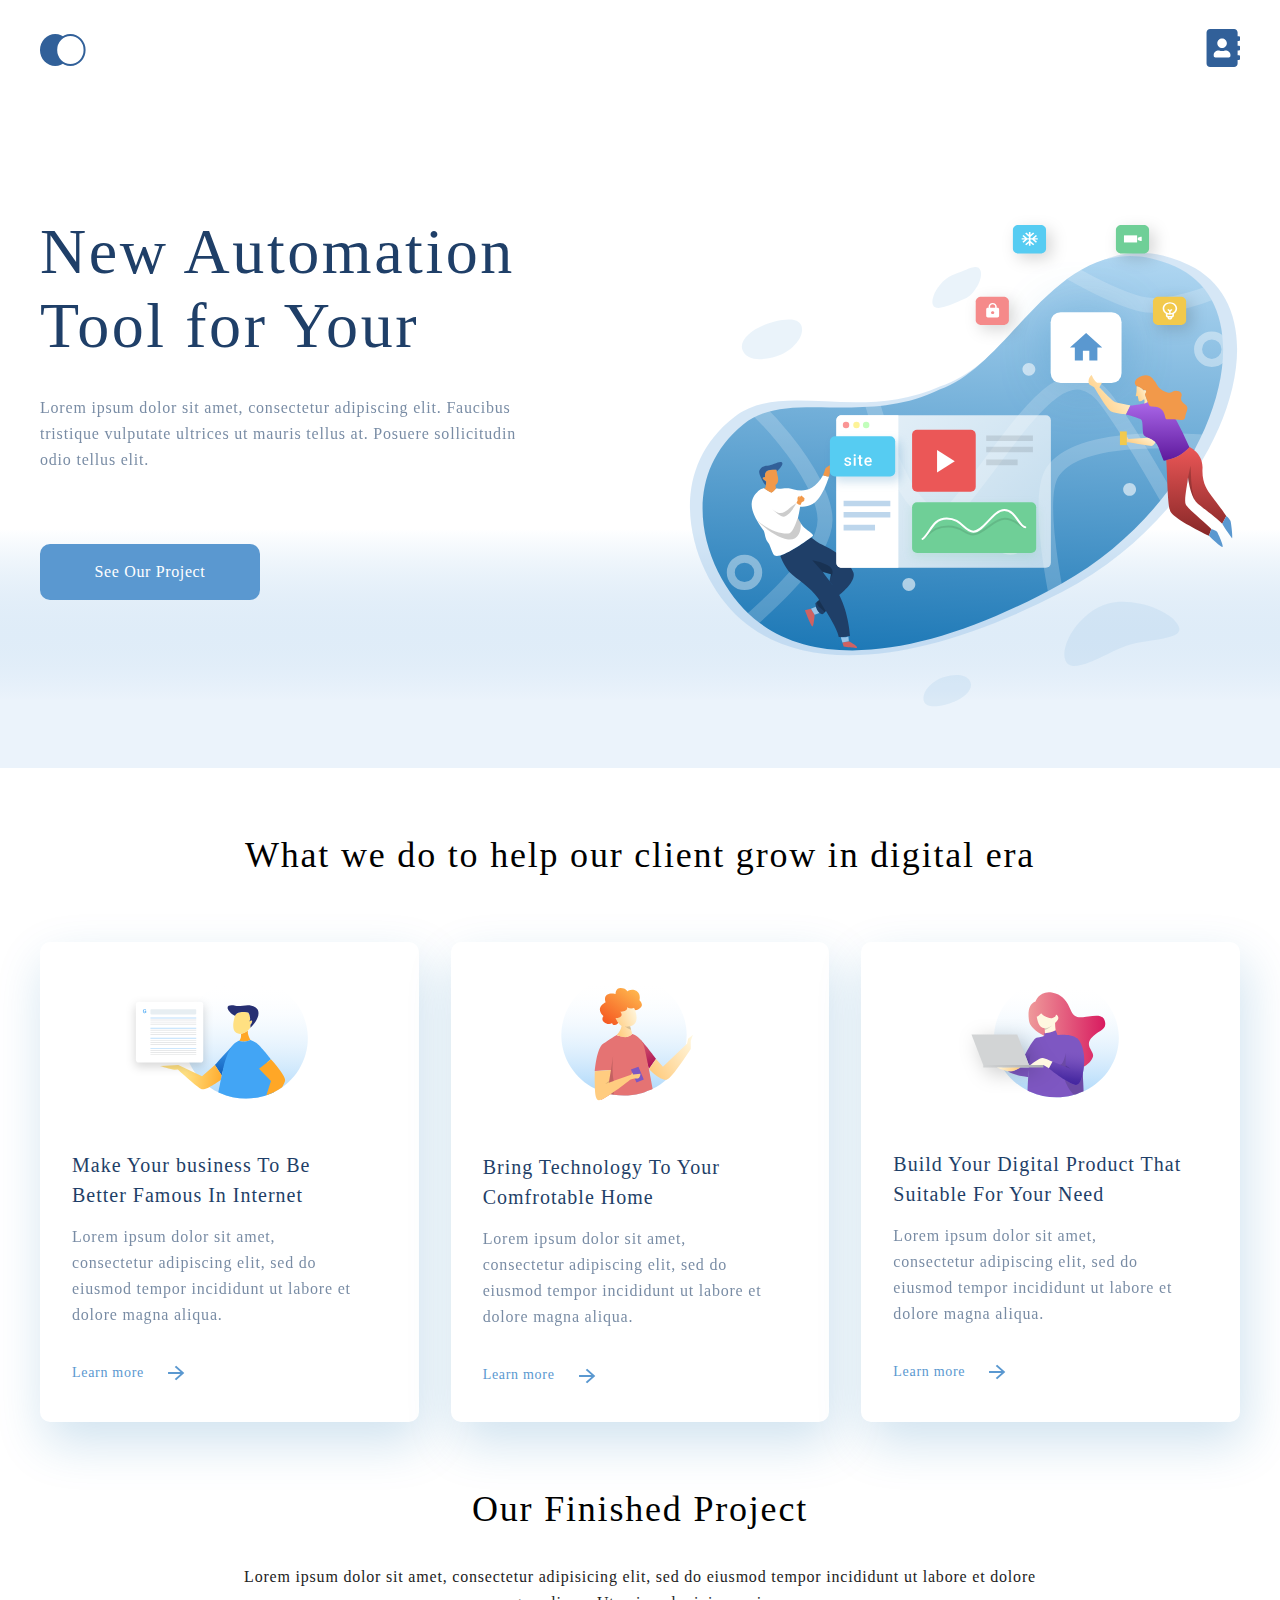
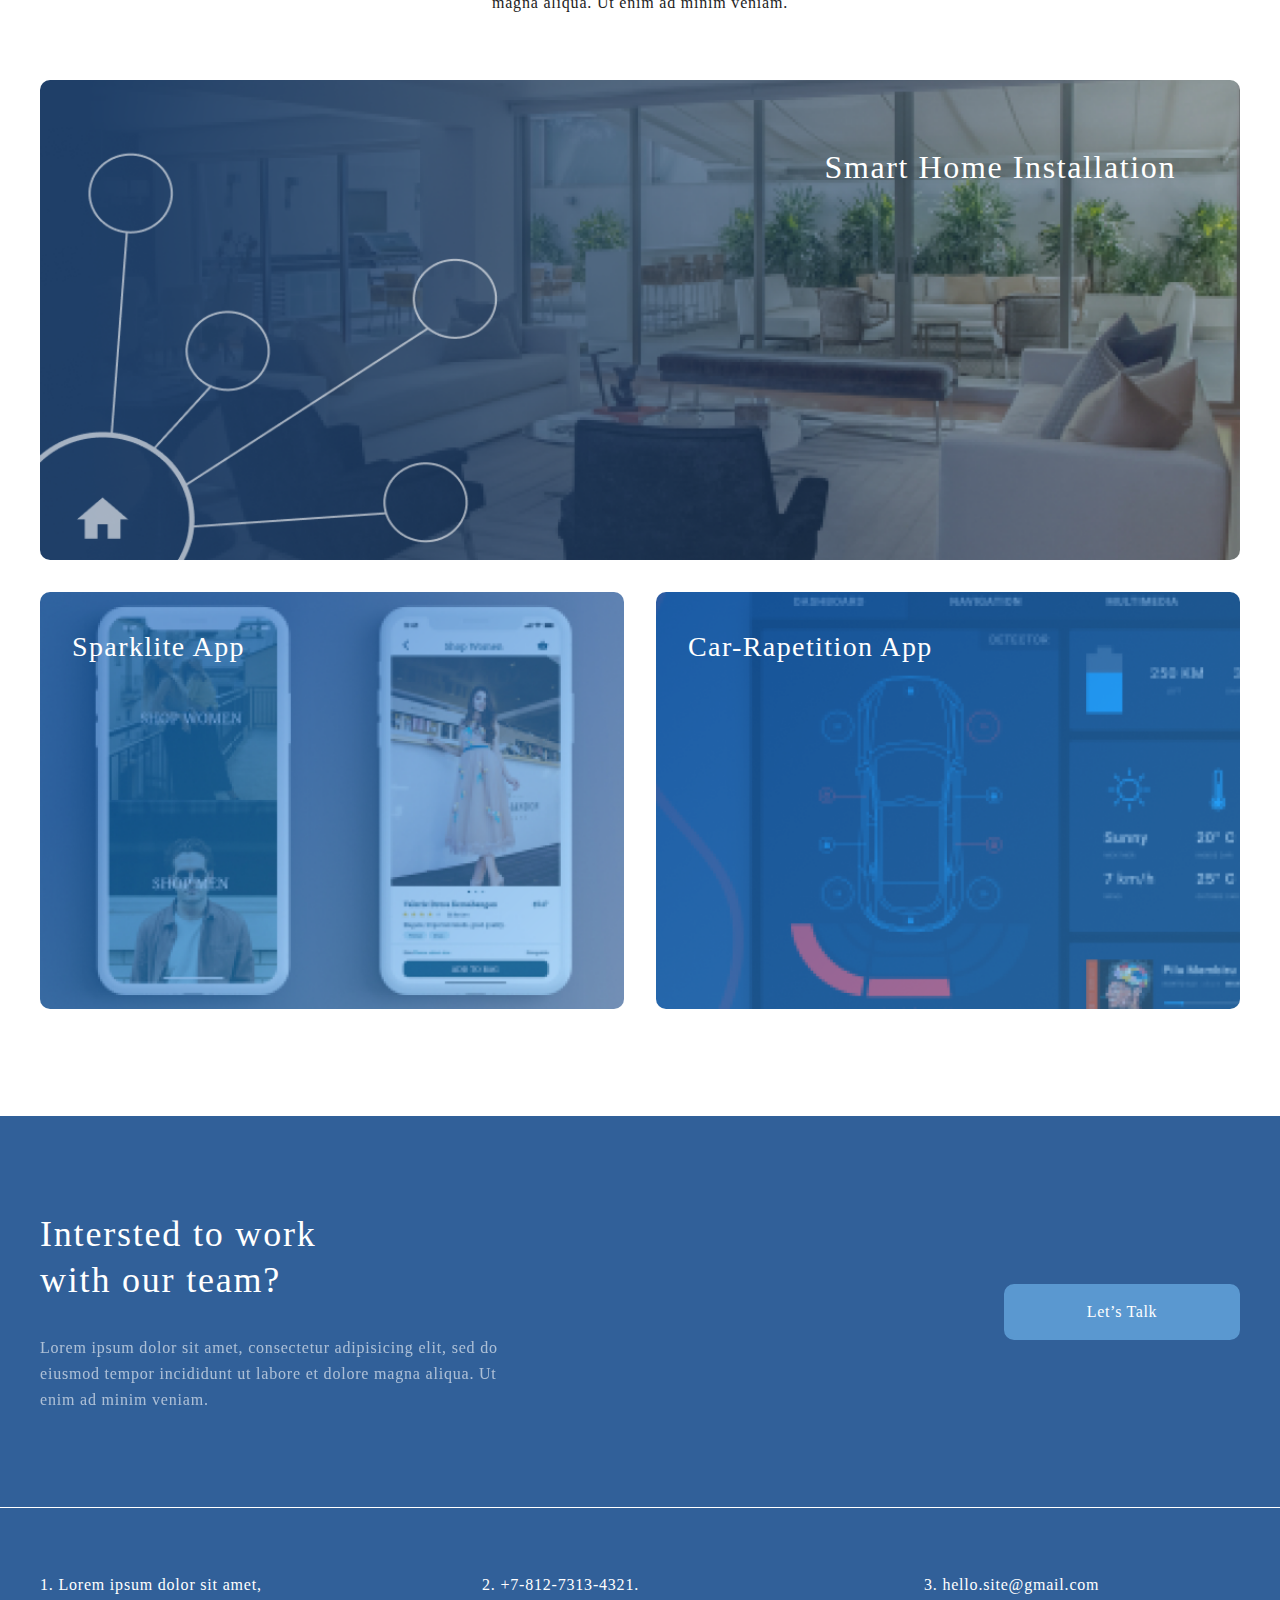
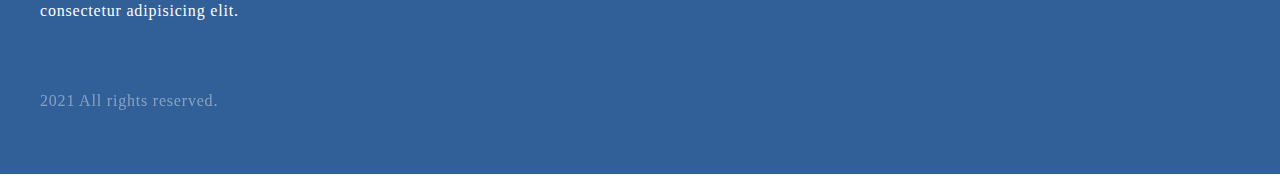
<file: index.html>
<!DOCTYPE html>
<html lang="en">
<head>
    <meta charset="UTF-8">
    <meta http-equiv="X-UA-Compatible" content="IE=edge">
    <meta name="viewport" content="width=device-width, initial-scale=1.0">
    <title>Lesson6</title>
    <link rel="stylesheet" href="style.css">
</head>
<body>
    <section class="automation" >
        <div class="conteiner" >
            <header class="header">
                <div class="header_top" >
                    <img class="elips_logo" src="img/Group.svg" alt="ellips">
                    <a href="contacts.html"><img src="img/Vector.svg" alt="contacts"></a>
               </div>
               <div class="header_bot" >
                <div class="header_bot_left" >
                    <h1 class="h1_header">New Automation Tool for Your </h1>
                    <p class="p_header" >Lorem ipsum dolor sit amet, consectetur adipiscing elit.
                        Faucibus tristique vulputate ultrices ut mauris tellus at. Posuere sollicitudin odio tellus elit.</p>
                <button class="button_see" type="button"><a class="button_see_link"  href="#">See Our Project</a></button>
                </div>
                <div class="header_bot_right" >
            <img src="img/illustration.svg" alt="rectangle">
               </div>

               </div>
            </header>
        </div>
    </section>
    <section class="content" >
        <div class="conteiner" >
                
            <h2 class="h2_content_top">What we do to help our client grow in digital era</h2>
            <div class="mega_box_top">
                <div class="card_top">
                   <div class="card_top_img"><img src="img/cardtop1.svg" alt="cardtop1"></div> 
                        <h3 class="h3_card_top">Make Your business To Be
                        Better Famous In Internet</h3>
                        <p class="p_card_top">Lorem ipsum dolor sit amet, consectetur adipiscing elit, sed do eiusmod tempor incididunt ut labore et dolore magna aliqua. </p>
                             <div class="Learn_slider">
                                <a class="Learn_more" href="#">Learn more</a>
                                <a class="slider" href="#"><img src="img/slider.svg" alt="slider"></a> 
                             </div>
                       
                </div>

                <div class="card_top">
                    <div class="card_top_img"><img src="img/cardtop2.svg" alt="cardtop2"></div> 
                    <h3 class="h3_card_top">Bring Technology To Your 
                        Comfrotable Home</h3>
                    <p class="p_card_top">Lorem ipsum dolor sit amet, consectetur adipiscing elit,
                         sed do eiusmod tempor incididunt ut labore et
                         dolore magna aliqua.  </p>
                         <div class="Learn_slider">
                            <a class="Learn_more" href="#">Learn more</a>
                            <a class="slider" href="#"><img src="img/slider.svg" alt="slider"></a> 
                         </div>
                   
                </div>

                <div class="card_top">
                    <div class="card_top_img"><img src="img/cardtop3.svg" alt="cardtop3"></div> 
                    <h3 class="h3_card_top">Build Your Digital Product
                        That Suitable For Your Need</h3>
                    <p class="p_card_top">Lorem ipsum dolor sit amet, consectetur adipiscing elit,
                         sed do eiusmod tempor incididunt ut labore et dolore magna aliqua.   </p>
                         <div class="Learn_slider">
                            <a class="Learn_more" href="#">Learn more</a>
                            <a class="slider" href="#"><img src="img/slider.svg" alt="slider"></a> 
                         </div>
                   
                </div>
            </div> 

            <h2 class="h2_content_bot">Our Finished Project</h2>
            <p class="p_content_bot">Lorem ipsum dolor sit amet, consectetur adipisicing elit, sed do eiusmod tempor incididunt ut labore et dolore magna aliqua. Ut enim ad minim veniam.</p>
            <div class="mega_box_bot">
                <div class="card_bot1">
                <p class="p_card_bot1">Smart Home Installation</p>
                </div>
                <div class="box_bot2">
                    <div class="card_bot2">
                        <p class="p_card_bot2">Sparklite App</p>
                    </div>
                    <div class="card_bot2">
                        <p class="p_card_bot2">Car-Rapetition App</p>
                    </div>
                </div>
                
            </div>  
                
            
        </div>
    </section>
    <footer class="footer1">
        <div class="conteiner">
            <div class="footer1_box">
                <div class="footer1_left">
                    <h1 class="h1_footer1">Intersted to work <br>
                        with our team?</h1>
                        <p class="p_footer1">Lorem ipsum dolor sit amet, consectetur adipisicing elit, sed do eiusmod tempor incididunt ut labore et dolore magna aliqua. Ut enim ad minim veniam.</p>
                </div>
                <div class="footer1_right">
                    <button class="footer_button" type="button"><a class="button_footer_link" href="#">Let’s Talk</a></button>
                </div>
            </div> 
            
                     
        </div>
             
    </footer>
    <footer class="footer2">
        <div class="conteiner">
            <div class="footer2_box">
                <div class="footer2_top">
                    <p class="footer2_p">1.    Lorem ipsum dolor sit amet,<br> consectetur adipisicing elit.</p>
                    <p class="footer2_p">2.    +7-812-7313-4321.</p>
                    <a class="footer2_a" href="#"><p class="footer2_p">3.    hello.site@gmail.com</p></a>
                </div>
                <div class="footer2_bot">
                    <p class="footer2_p_bot">2021 All rights reserved.</p>
                </div>
            </div>
         
        </div>
      
    </footer>
</body>
</html>
</file>
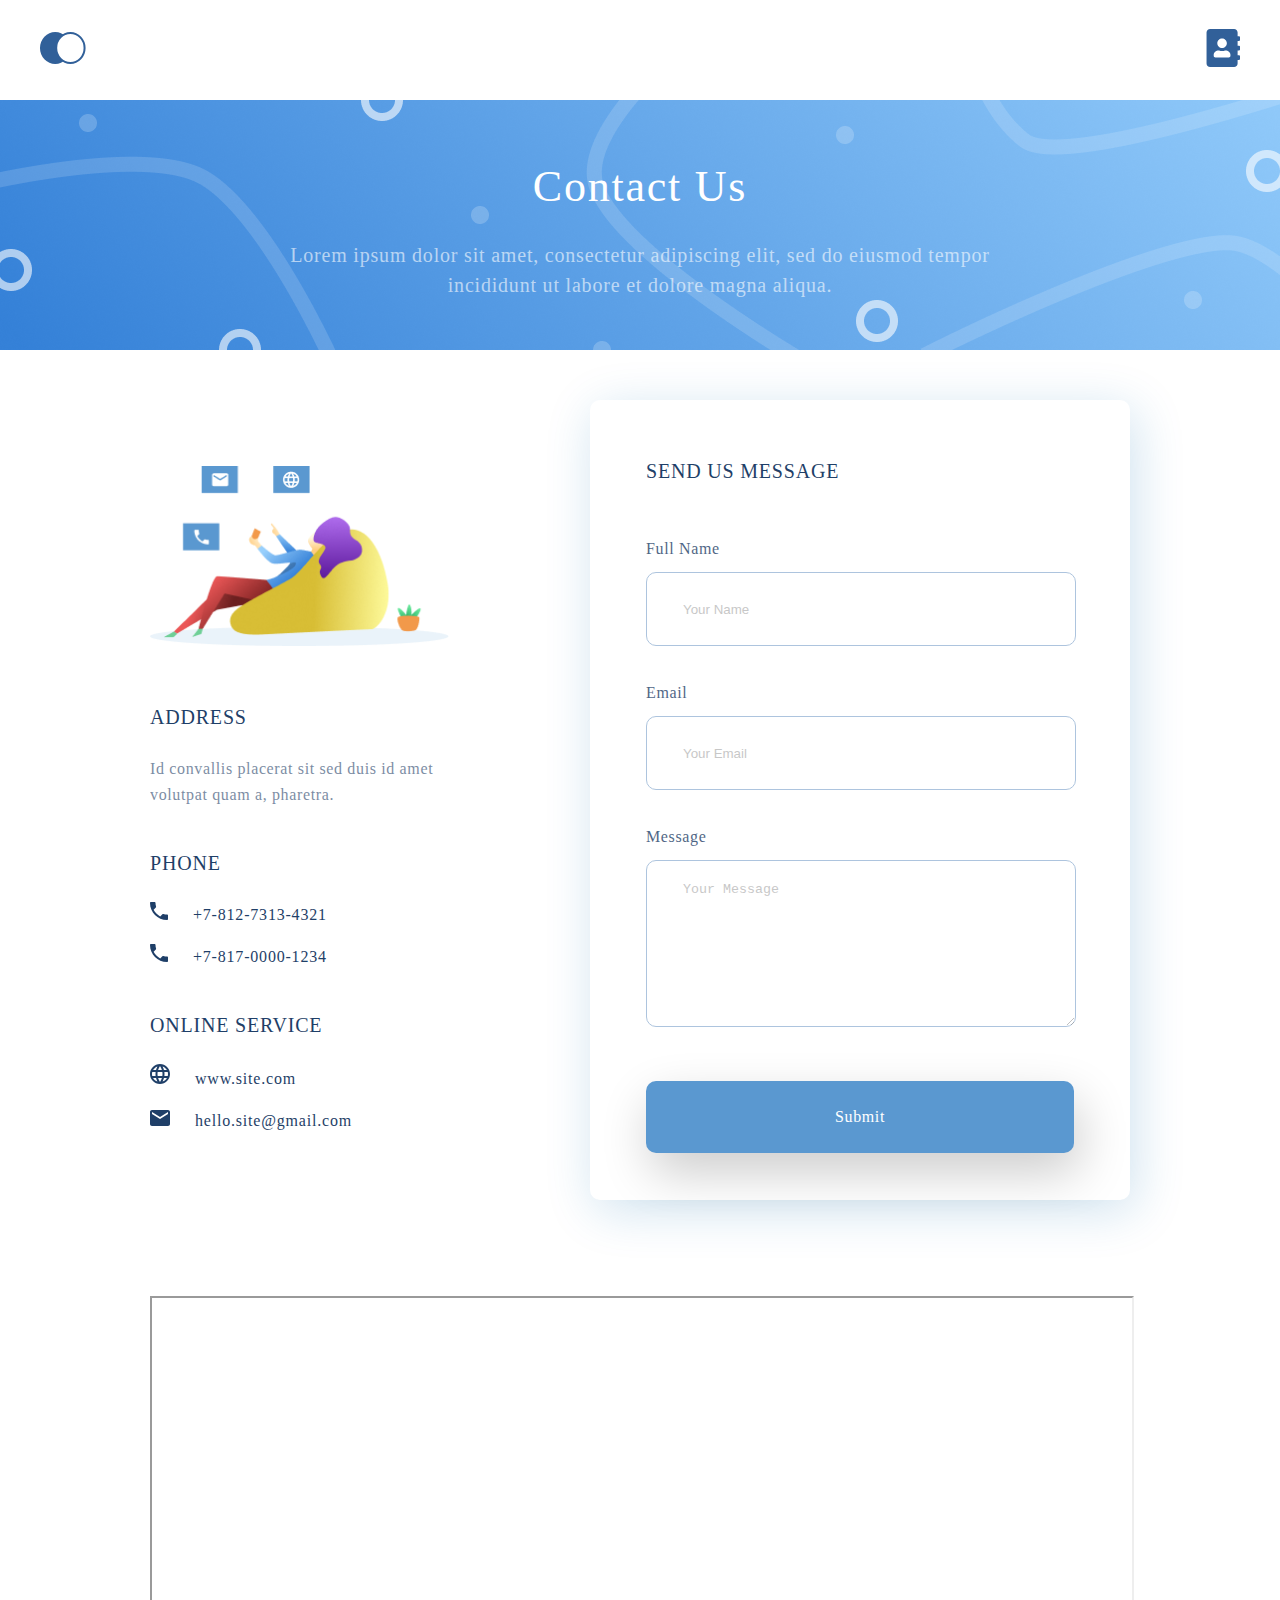
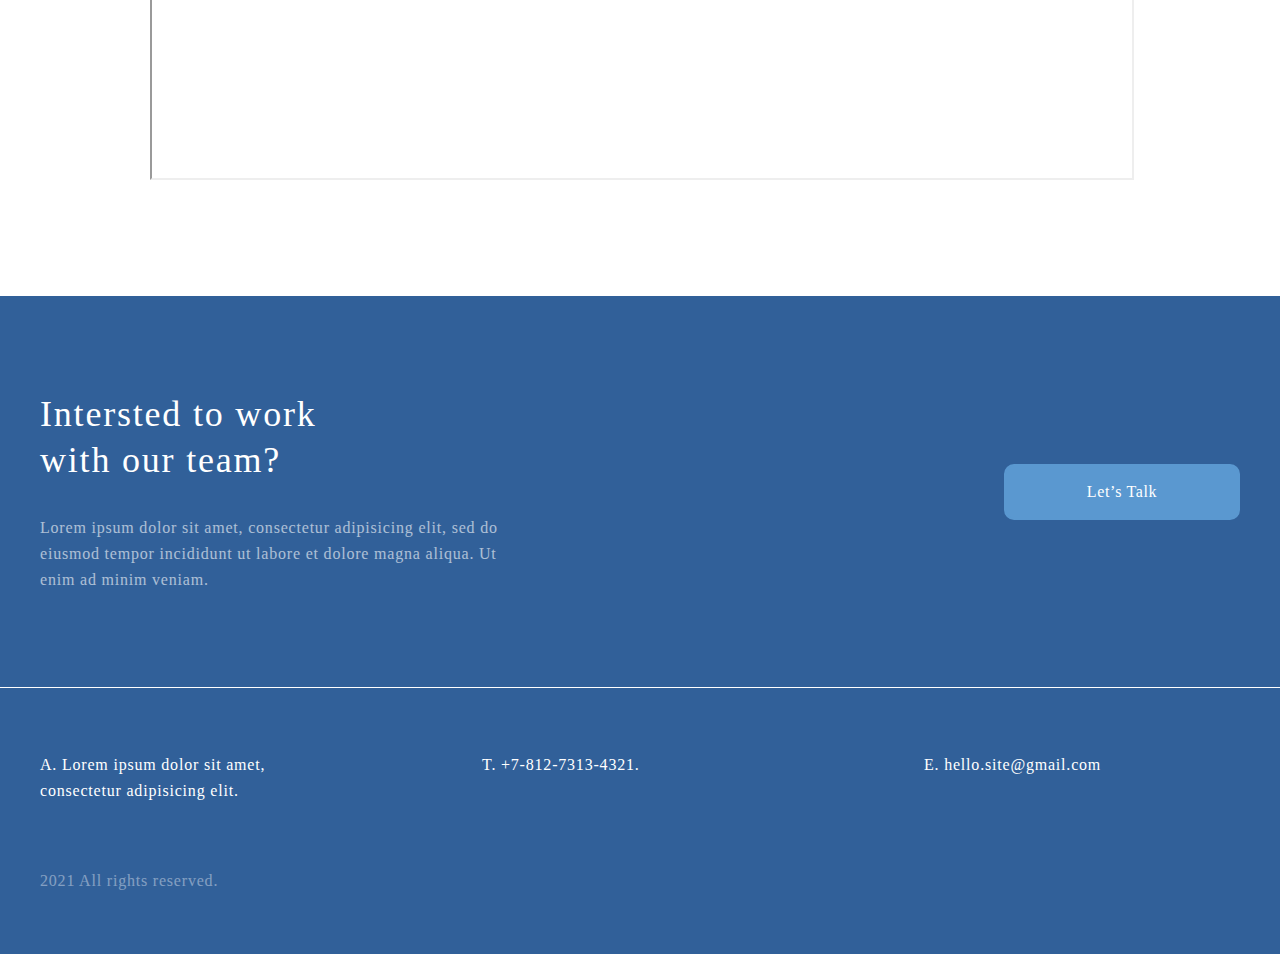
<file: contacts.html>
<!DOCTYPE html>
<html lang="en">
<head>
    <meta charset="UTF-8">
    <meta http-equiv="X-UA-Compatible" content="IE=edge">
    <meta name="viewport" content="width=device-width, initial-scale=1.0">
    <title>Contacts</title>
    <link rel="stylesheet" href="style.css">
</head>
<body>
<section class="Menu" >
        <div class="conteiner" >
            <header class="header">
                <div class="header_top" >
                    <a href="index.html"><img class="elips_logo" src="img/Group.svg" alt="ellips"></a>
                    <a href="contacts.html"><img src="img/Vector.svg" alt="contacts"></a>
               </div>
               
            </header>
        </div>
      
</section>
<section class="Menu2">
        <div class="Contact_Us">
            <h1 class="h1_contact_us">Contact Us</h1>
            <p class="p_contact_us">Lorem ipsum dolor sit amet, consectetur adipiscing elit, sed do eiusmod tempor incididunt ut labore et dolore magna aliqua. </p>
        </div>
</section>
<main class="main">
    <div class="conteiner1">
        <div class="main_box">
            <div class="main_left">
                <img class="img_main_left" src="img/Groupmain.png" alt="main">
                <h3 class="h3_main_left">ADDRESS</h3>
                <p class="p_main_left">Id convallis placerat sit sed duis id amet volutpat quam a, pharetra.</p>
                <h3 class="h3_main_left">PHONE</h3>
                <ol>
                    <li class="ol_ul_phone" ><a class="a_main_link_left" href="#">+7-812-7313-4321</a></li>
                    <li class="ol_ul_phone" ><a class="a_main_link_left" href="#">+7-817-0000-1234</a></li>
                </ol>
                <h3 class="h3_main_left">ONLINE SERVICE</h3>
                <ol >
                    <li class="ol_ul_planet" ><a class="a_main_link_left" href="#">www.site.com</a></li>
                   
                    <li class="ol_ul_mail" ><a class="a_main_link_left" href="#">hello.site@gmail.com</a></li>
                    
                </ol>
            </div>
            <div class="main_right">
                <div class="main_right_box">
                    <h3 class="h3_main_right">SEND US MESSAGE</h3>
                    <form action="#">
                        <p class="p_form">Full Name</p>
                        <input class="name" type="name" placeholder="Your Name">
                        <p class="p_form">Email</p>
                        <input class="name" type="email" placeholder="Your Email">
                        <p class="p_form">Message</p>
                        <textarea class="textarea" placeholder="Your Message"></textarea><br>
                        <button class="button" type="button"><a class="button_link" href="#">Submit</a></button>
                    </form>
                </div>
              
            </div>
        </div>
        <iframe class="map" src="https://www.google.com/maps/embed?pb=!1m14!1m8!1m3!1d9570.89461847463!2d27.56601014698941!3d53.89900332337914!3m2!1i1024!2i768!4f13.1!3m3!1m2!1s0x46dbcfc1f0c10db3%3A0x3c62938f02eb9022!2z0JPQo9Cc!5e1!3m2!1sru!2sby!4v1670931363902!5m2!1sru!2sby"
          allowfullscreen="" loading="lazy" referrerpolicy="no-referrer-when-downgrade"></iframe>
       
    </div>
</main>
<footer class="footer1">
    <div class="conteiner">
        <div class="footer1_box">
            <div class="footer1_left">
                <h1 class="h1_footer1">Intersted to work <br>
                    with our team?</h1>
                    <p class="p_footer1">Lorem ipsum dolor sit amet, consectetur adipisicing elit, sed do eiusmod tempor incididunt ut labore et dolore magna aliqua. Ut enim ad minim veniam.</p>
            </div>
            <div class="footer1_right">
                <button class="footer_button" type="button"><a class="button_footer_link" href="#">Let’s Talk</a></button>
            </div>
        </div> 
        
                 
    </div>
         
</footer>
<footer class="footer2">
    <div class="conteiner">
        <div class="footer2_box">
            <div class="footer2_top">
                <p class="footer2_p">A.    Lorem ipsum dolor sit amet,<br> consectetur adipisicing elit.</p>
                <p class="footer2_p">T.    +7-812-7313-4321.</p>
                <a class="footer2_a" href="#"><p class="footer2_p">E. hello.site@gmail.com</p></a>
            </div>
            <div class="footer2_bot">
                <p class="footer2_p_bot">2021 All rights reserved.</p>
            </div>
        </div>
     
    </div>
  
</footer>
</body>
</html>
</file>
<file: style.css>
* {
  margin: 0px;
  padding: 0px;
}

.conteiner {
  width: 1200px;
}

.automation {
  background-image: url(img/fon.svg);
  height: 768px;
  display: flex;
  justify-content: center;
}
.automation .header .header_top {
  display: flex;
  align-items: center;
  justify-content: space-between;
  min-height: 100px;
}
.automation .header .header_bot {
  margin-top: 115px;
  display: flex;
  justify-content: space-between;
}
.automation .header .header_bot .header_bot_left {
  width: 504px;
  height: 307px;
}
.automation .header .header_bot .header_bot_left .h1_header {
  font-family: "Roboto";
  font-style: normal;
  font-weight: 300;
  font-size: 64px;
  line-height: 74px;
  letter-spacing: 0.04em;
  color: #1F3F68;
}
.automation .header .header_bot .header_bot_left .p_header {
  margin-top: 32px;
  margin-bottom: 71px;
  font-family: "Roboto";
  font-style: normal;
  font-weight: 400;
  font-size: 16px;
  line-height: 26px;
  letter-spacing: 0.05em;
  color: #1F3F68;
  opacity: 0.6;
}
.automation .header .header_bot .header_bot_left .button_see {
  width: 220px;
  height: 56px;
  background: #5A98D0;
  border: 2px #5A98D0 solid;
  border-radius: 10px;
  align-content: center;
  cursor: pointer;
}
.automation .header .header_bot .header_bot_left .button_see .button_see_link {
  text-decoration: none;
  font-family: "Roboto";
  font-style: normal;
  font-weight: 400;
  font-size: 16px;
  line-height: 26px;
  text-align: center;
  letter-spacing: 0.04em;
  color: #FFFFFF;
}
.automation .header .header_bot .header_bot_left .button_see:hover {
  transform: scale(1.1);
  transition: 0.5s;
}

.content {
  height: 1948px;
  width: 100%;
  display: flex;
  align-items: center;
  flex-direction: column;
}
.content .h2_content_top {
  text-align: center;
  margin-top: 64px;
  margin-bottom: 64px;
  font-family: "Roboto";
  font-style: normal;
  font-weight: 300;
  font-size: 36px;
  line-height: 46px;
  letter-spacing: 0.05em;
  color: #000000;
}
.content .mega_box_top {
  display: flex;
  width: 100%;
  height: 480px;
}
.content .mega_box_top .card_top {
  width: 359px;
  height: 480px;
  display: flex;
  flex-direction: column;
  justify-content: center;
  background: #FFFFFF;
  box-shadow: 5px 20px 50px rgba(16, 112, 177, 0.2);
  border-radius: 10px;
  padding-left: 32px;
  padding-right: 58px;
}
.content .mega_box_top .h3_card_top {
  font-family: "Roboto";
  font-style: normal;
  font-weight: 400;
  font-size: 20px;
  line-height: 30px;
  letter-spacing: 0.05em;
  color: #1F3F68;
  margin-top: 51px;
}
.content .mega_box_top .p_card_top {
  font-family: "Roboto";
  font-style: normal;
  font-weight: 400;
  font-size: 16px;
  line-height: 26px;
  letter-spacing: 0.05em;
  color: #1F3F68;
  opacity: 0.6;
  margin-top: 14px;
}
.content .mega_box_top .card_top_img {
  display: flex;
  justify-content: center;
}
.content .mega_box_top .Learn_slider {
  display: flex;
  margin-top: 30px;
  align-items: center;
  margin-right: 174px;
  cursor: pointer;
}
.content .mega_box_top .Learn_slider .slider {
  height: 14.6px;
  width: 16.2px;
  margin-left: 24px;
}
.content .mega_box_top .Learn_slider .Learn_more {
  font-family: "Roboto";
  font-style: normal;
  font-weight: 400;
  font-size: 14px;
  line-height: 30px;
  letter-spacing: 0.05em;
  color: #5A98D0;
  text-decoration: none;
}
.content .card_top:nth-child(2) {
  margin-right: 32px;
  margin-left: 32px;
}
.content .card_top:hover {
  transform: scale(1.1);
  transition: 0.5s;
  box-shadow: 0px 0px 10px 5px rgba(16, 112, 177, 0.2);
}

.h2_content_bot {
  font-family: "Roboto";
  font-style: normal;
  font-weight: 300;
  font-size: 36px;
  line-height: 46px;
  text-align: center;
  letter-spacing: 0.05em;
  color: #000000;
  margin-top: 64px;
}

.p_content_bot {
  font-family: "Roboto";
  font-style: normal;
  font-weight: 400;
  font-size: 16px;
  line-height: 26px;
  text-align: center;
  letter-spacing: 0.05em;
  color: #222222;
  margin: 32px 195px 64px 195px;
}

.mega_box_bot {
  height: 930px;
  width: 100%;
}
.mega_box_bot .card_bot1 {
  display: flex;
  justify-content: end;
  width: 100%;
  height: 480px;
  align-items: flex-start;
  background-image: url(img/Mask\ Group.png);
  background-size: cover;
  background-position: 50% 50%;
  border-radius: 10px;
}
.mega_box_bot .card_bot1 .p_card_bot1 {
  padding: 64px;
  font-family: "Roboto";
  font-style: normal;
  font-weight: 400;
  font-size: 32px;
  line-height: 46px;
  text-align: right;
  letter-spacing: 0.05em;
  color: #FFFFFF;
}
.mega_box_bot .card_bot1 .p_card_bot1:hover {
  transform: scale(1.1);
  transition: 0.7s;
  cursor: pointer;
  color: #5A98D0;
}
.mega_box_bot .box_bot2 {
  margin-top: 32px;
  width: 100%;
  height: 417px;
  display: flex;
  justify-content: space-between;
}
.mega_box_bot .box_bot2 .card_bot2 {
  height: 100%;
  width: 584px;
  background-image: url(img/Mask\ Group\ \(1\).png);
  background-size: cover;
  background-position: 50% 50%;
  border-radius: 10px;
  display: flex;
  justify-content: start;
  align-items: flex-start;
}
.mega_box_bot .box_bot2 .card_bot2 .p_card_bot2 {
  padding: 32px;
  font-family: "Roboto";
  font-style: normal;
  font-weight: 400;
  font-size: 28px;
  line-height: 46px;
  letter-spacing: 0.05em;
  color: #FFFFFF;
}
.mega_box_bot .box_bot2 .card_bot2 .p_card_bot2:hover {
  transform: scale(1.1);
  transition: 0.7s;
  cursor: pointer;
  color: #5A98D0;
}
.mega_box_bot .box_bot2 .card_bot2:nth-child(2) {
  background-image: url(img/Mask\ Group\ \(2\).png);
}

.footer1 {
  width: 100%;
  height: 391px;
  background-color: #316099;
  display: flex;
  justify-content: center;
}
.footer1 .footer1_box {
  height: 100%;
  width: 100%;
  display: flex;
  justify-content: space-between;
  align-items: center;
}
.footer1 .footer1_box .footer1_left {
  width: 495px;
  height: 100%;
  display: flex;
  justify-content: center;
  flex-direction: column;
}
.footer1 .footer1_box .footer1_left .h1_footer1 {
  font-family: "Roboto";
  font-style: normal;
  font-weight: 400;
  font-size: 36px;
  line-height: 46px;
  letter-spacing: 0.05em;
  color: #FFFFFF;
  margin-bottom: 32px;
}
.footer1 .footer1_box .footer1_left .p_footer1 {
  font-family: "Roboto";
  font-style: normal;
  font-weight: 400;
  font-size: 16px;
  line-height: 26px;
  letter-spacing: 0.05em;
  color: #FFFFFF;
  opacity: 0.6;
}
.footer1 .footer1_box .footer1_right {
  width: 236px;
  height: 100%;
  display: flex;
  align-items: center;
}
.footer1 .footer1_box .footer1_right .footer_button {
  width: 237px;
  height: 56px;
  background: #5A98D0;
  border: 2px #5A98D0 solid;
  border-radius: 10px;
  align-content: center;
  cursor: pointer;
}
.footer1 .footer1_box .footer1_right .footer_button .button_footer_link {
  text-decoration: none;
  font-family: "Roboto";
  font-style: normal;
  font-weight: 400;
  font-size: 16px;
  line-height: 26px;
  text-align: center;
  letter-spacing: 0.04em;
  color: #FFFFFF;
}
.footer1 .footer1_box .footer1_right .footer_button:hover {
  background-color: #1F3F68;
  border: #1F3F68;
}

.footer2 {
  width: 100%;
  height: 266px;
  background-color: #316099;
  display: flex;
  justify-content: center;
  margin-top: 1px;
}
.footer2 .footer2_box {
  width: 100%;
  display: flex;
  flex-direction: column;
}
.footer2 .footer2_box .footer2_top {
  width: 100%;
  display: flex;
  justify-content: space-between;
  margin-top: 64px;
}
.footer2 .footer2_box .footer2_top .footer2_p {
  width: 316px;
  font-family: "Roboto";
  font-style: normal;
  font-weight: 400;
  font-size: 16px;
  line-height: 26px;
  letter-spacing: 0.05em;
  color: #FFFFFF;
}
.footer2 .footer2_box .footer2_top .footer2_a {
  text-decoration: none;
}
.footer2 .footer2_box .footer2_bot {
  height: 90px;
  margin-top: 64px;
}
.footer2 .footer2_box .footer2_bot .footer2_p_bot {
  font-family: "Roboto";
  font-style: normal;
  font-weight: 400;
  font-size: 16px;
  line-height: 26px;
  letter-spacing: 0.05em;
  color: #FFFFFF;
  opacity: 0.4;
}

.Menu {
  height: 100px;
  display: flex;
  justify-content: center;
}
.Menu .header .header_top {
  display: flex;
  align-items: center;
  justify-content: space-between;
  min-height: 100px;
}

.Menu2 {
  background-image: url(img/contacts.png);
  background-size: 50% 50%;
  background-size: cover;
  height: 250px;
  display: flex;
  justify-content: center;
}
.Menu2 .Contact_Us {
  height: 100%;
  width: 780px;
}
.Menu2 .Contact_Us .h1_contact_us {
  font-family: "Roboto";
  font-style: normal;
  font-weight: 500;
  font-size: 44px;
  line-height: 74px;
  text-align: center;
  letter-spacing: 0.04em;
  color: #FFFFFF;
  margin-bottom: 16px;
  margin-top: 50px;
}
.Menu2 .Contact_Us .p_contact_us {
  font-family: "Roboto";
  font-style: normal;
  font-weight: 400;
  font-size: 20px;
  line-height: 30px;
  text-align: center;
  letter-spacing: 0.04em;
  color: rgba(255, 255, 255, 0.6);
}

.conteiner1 {
  width: 980px;
}

.main {
  display: flex;
  justify-content: center;
  align-items: center;
}
.main .main_box {
  width: 100%;
  height: 800px;
  margin-top: 50px;
  display: flex;
  justify-content: space-between;
}
.main .main_box .main_left {
  height: 100%;
  width: 299px;
  display: flex;
  justify-content: center;
  flex-direction: column;
}
.main .main_box .main_left .img_main_left {
  margin-bottom: 56px;
}
.main .main_box .main_left .h3_main_left {
  font-family: "Roboto";
  font-style: normal;
  font-weight: 500;
  font-size: 20px;
  line-height: 30px;
  letter-spacing: 0.04em;
  color: #1F3F68;
}
.main .main_box .main_left .p_main_left {
  font-family: "Roboto";
  font-style: normal;
  font-weight: 300;
  font-size: 16px;
  line-height: 26px;
  letter-spacing: 0.04em;
  color: #1F3F68;
  opacity: 0.6;
  margin-bottom: 40px;
  margin-top: 24px;
}
.main .main_box .main_left .ol_ul_phone {
  list-style-position: inside;
  list-style-image: url(img/phone.svg);
}
.main .main_box .main_left .ol_ul_phone:nth-child(1) {
  margin-top: 24px;
  margin-bottom: 16px;
}
.main .main_box .main_left .ol_ul_phone:nth-child(2) {
  margin-bottom: 40px;
}
.main .main_box .main_left .ol_ul_planet {
  list-style-position: inside;
  list-style-image: url(img/planet.svg);
  margin-top: 24px;
  margin-bottom: 16px;
}
.main .main_box .main_left .a_main_link_left {
  font-family: "Roboto";
  font-style: normal;
  font-weight: 400;
  font-size: 16px;
  line-height: 26px;
  letter-spacing: 0.05em;
  color: #1F3F68;
  text-decoration: none;
  padding-left: 18px;
}
.main .main_box .main_left .ol_ul_mail {
  list-style-position: inside;
  list-style-image: url(img/mail.svg);
}
.main .main_box .main_right {
  width: 540px;
  height: 800px;
  display: flex;
  justify-content: center;
  flex-direction: column;
  align-items: center;
  border-radius: 10px;
  box-shadow: 5px 10px 50px rgba(16, 112, 177, 0.2);
}
.main .main_box .main_right .main_right_box {
  height: 688px;
  width: 428px;
}
.main .main_box .main_right .main_right_box .h3_main_right {
  font-family: "Roboto";
  font-style: normal;
  font-weight: 500;
  font-size: 20px;
  line-height: 30px;
  letter-spacing: 0.04em;
  color: #1F3F68;
  margin-bottom: 48px;
}
.main .main_box .main_right .main_right_box .p_form {
  font-family: "Roboto";
  font-style: normal;
  font-weight: 400;
  font-size: 16px;
  line-height: 30px;
  letter-spacing: 0.04em;
  color: #1F3F68;
  opacity: 0.8;
  margin-bottom: 8px;
}
.main .main_box .main_right .main_right_box .name {
  width: 392px;
  height: 72px;
  opacity: 0.4;
  border: 1px solid #356EAD;
  border-radius: 10px;
  margin-bottom: 32px;
  padding-left: 36px;
}
.main .main_box .main_right .main_right_box .textarea {
  width: 100%;
  max-width: 392px;
  height: 144px;
  opacity: 0.4;
  border: 1px solid #356EAD;
  border-radius: 10px;
  margin-bottom: 50px;
  padding-top: 21px;
  padding-left: 36px;
}
.main .main_box .main_right .main_right_box .button {
  width: 428px;
  height: 72px;
  background: #5A98D0;
  box-shadow: 5px 20px 50px rgba(0, 0, 0, 0.2);
  border-radius: 10px;
  border: none;
  cursor: pointer;
}
.main .main_box .main_right .main_right_box .button .button_link {
  font-family: "Roboto";
  font-style: normal;
  font-weight: 500;
  font-size: 16px;
  line-height: 26px;
  text-align: center;
  letter-spacing: 0.04em;
  color: #FFFFFF;
  text-decoration: none;
}

.map {
  width: 100%;
  height: 480px;
  margin-top: 96px;
  margin-bottom: 112px;
}/*# sourceMappingURL=style.css.map */
</file>
